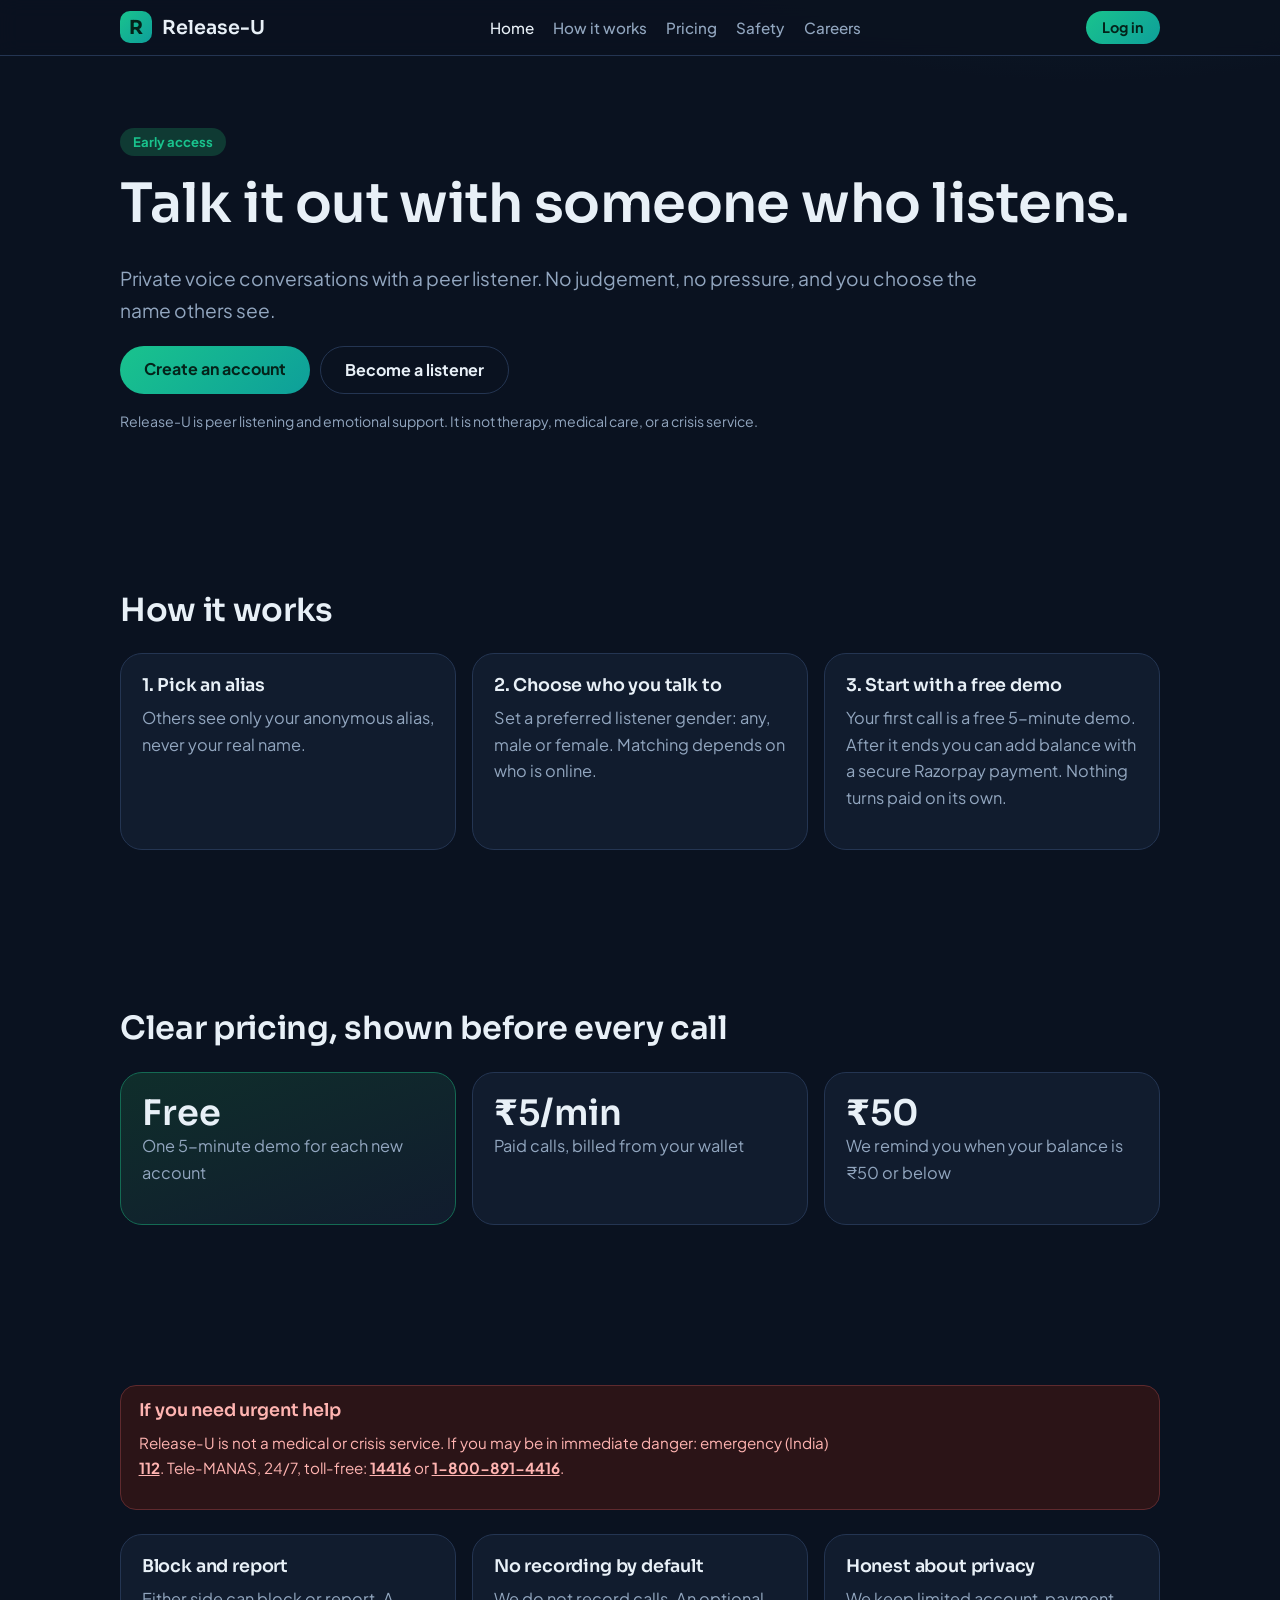
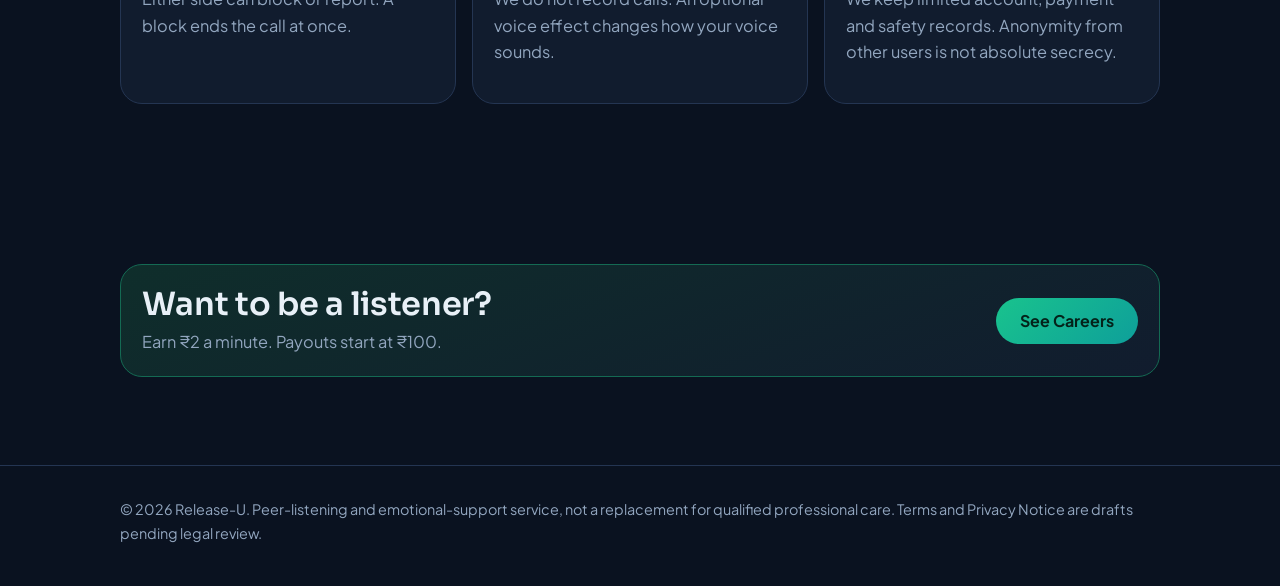
<file: index.html>
<!DOCTYPE html>
<html lang="en"><head><meta charset="utf-8"><meta name="viewport" content="width=device-width, initial-scale=1, viewport-fit=cover">
<title>Release-U | Anonymous peer listening</title>
<link href="https://fonts.googleapis.com/css2?family=Sora:wght@500;600&family=Plus+Jakarta+Sans:wght@400;500;600;700&display=swap" rel="stylesheet">
<link rel="stylesheet" href="styles.css"></head><body>
<header class="nav"><div class="bar"><a class="logo" href="index.html"><span class="mark">R</span>Release-U</a>
<nav aria-label="Main"><a href="index.html" aria-current="page">Home</a><a href="#how">How it works</a><a href="#pricing">Pricing</a><a href="#safety">Safety</a><a href="careers.html">Careers</a></nav>
<a class="btn sm" href="app.html?mode=login">Log in</a></div></header>
<main>
<section class="s hero"><div class="wrap"><span class="pill">Early access</span>
<h1 style="margin-top:1rem">Talk it out with someone who listens.</h1>
<p class="lead">Private voice conversations with a peer listener. No judgement, no pressure, and you choose the name others see.</p>
<div class="row"><a class="btn" href="app.html?mode=signup">Create an account</a><a class="btn ghost" href="careers.html">Become a listener</a></div>
<p class="fine" style="margin-top:1rem">Release-U is peer listening and emotional support. It is not therapy, medical care, or a crisis service.</p></div></section>
<section class="s" id="how"><div class="wrap"><h2>How it works</h2><div class="grid">
<div class="card"><h3>1. Pick an alias</h3><p class="muted">Others see only your anonymous alias, never your real name.</p></div>
<div class="card"><h3>2. Choose who you talk to</h3><p class="muted">Set a preferred listener gender: any, male or female. Matching depends on who is online.</p></div>
<div class="card"><h3>3. Start with a free demo</h3><p class="muted">Your first call is a free 5-minute demo. After it ends you can add balance with a secure Razorpay payment. Nothing turns paid on its own.</p></div></div></div></section>
<section class="s" id="pricing"><div class="wrap"><h2>Clear pricing, shown before every call</h2><div class="grid">
<div class="card glow"><div class="big">Free</div><p class="muted">One 5-minute demo for each new account</p></div>
<div class="card"><div class="big">₹5/min</div><p class="muted">Paid calls, billed from your wallet</p></div>
<div class="card"><div class="big">₹50</div><p class="muted">We remind you when your balance is ₹50 or below</p></div></div></div></section>
<section class="s" id="safety"><div class="wrap"><div class="banner danger"><h3>If you need urgent help</h3>
<p>Release-U is not a medical or crisis service. If you may be in immediate danger: emergency (India) <a href="tel:112">112</a>. Tele-MANAS, 24/7, toll-free: <a href="tel:14416">14416</a> or <a href="tel:18008914416">1-800-891-4416</a>.</p></div>
<div class="grid"><div class="card"><h3>Block and report</h3><p class="muted">Either side can block or report. A block ends the call at once.</p></div>
<div class="card"><h3>No recording by default</h3><p class="muted">We do not record calls. An optional voice effect changes how your voice sounds.</p></div>
<div class="card"><h3>Honest about privacy</h3><p class="muted">We keep limited account, payment and safety records. Anonymity from other users is not absolute secrecy.</p></div></div></div></section>
<section class="s"><div class="wrap"><div class="card glow split"><div><h2 style="margin:0">Want to be a listener?</h2><p class="muted" style="margin:.3rem 0 0">Earn ₹2 a minute. Payouts start at ₹100.</p></div><a class="btn" href="careers.html">See Careers</a></div></div></section>
</main>
<footer class="f"><div class="wrap">© 2026 Release-U. Peer-listening and emotional-support service, not a replacement for qualified professional care. Terms and Privacy Notice are drafts pending legal review.</div></footer>
</body></html>
</file>
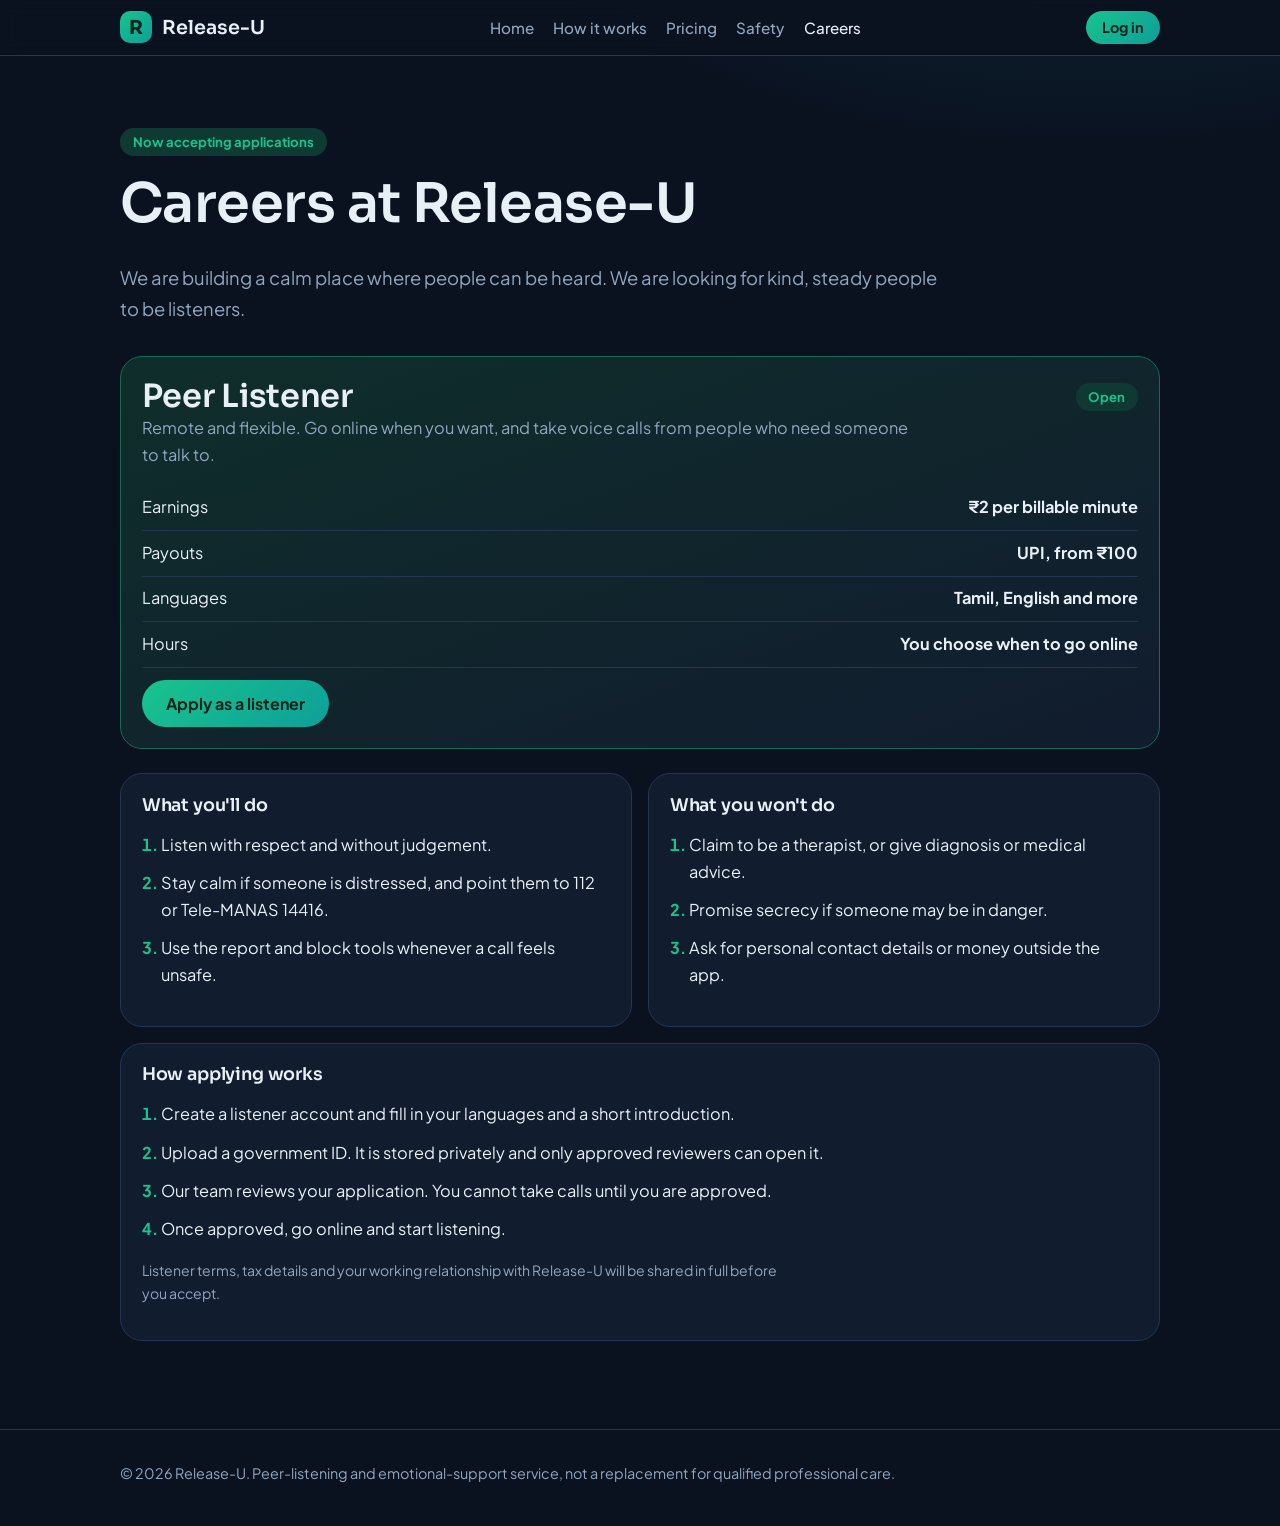
<file: careers.html>
<!DOCTYPE html>
<html lang="en"><head><meta charset="utf-8"><meta name="viewport" content="width=device-width, initial-scale=1, viewport-fit=cover">
<title>Careers | Release-U</title>
<link href="https://fonts.googleapis.com/css2?family=Sora:wght@500;600&family=Plus+Jakarta+Sans:wght@400;500;600;700&display=swap" rel="stylesheet">
<link rel="stylesheet" href="styles.css"></head><body>
<header class="nav"><div class="bar"><a class="logo" href="index.html"><span class="mark">R</span>Release-U</a>
<nav aria-label="Main"><a href="index.html">Home</a><a href="index.html#how">How it works</a><a href="index.html#pricing">Pricing</a><a href="index.html#safety">Safety</a><a href="careers.html" aria-current="page">Careers</a></nav>
<a class="btn sm" href="app.html?mode=login">Log in</a></div></header>
<main><section class="s"><div class="wrap">
<span class="pill">Now accepting applications</span>
<h1 style="margin-top:1rem">Careers at Release-U</h1>
<p class="muted" style="font-size:1.15rem">We are building a calm place where people can be heard. We are looking for kind, steady people to be listeners.</p>
<div class="card glow" style="margin-top:2rem"><div class="split"><h2 style="margin:0">Peer Listener</h2><span class="pill">Open</span></div>
<p class="muted">Remote and flexible. Go online when you want, and take voice calls from people who need someone to talk to.</p>
<div class="kv"><span>Earnings</span><b>₹2 per billable minute</b></div>
<div class="kv"><span>Payouts</span><b>UPI, from ₹100</b></div>
<div class="kv"><span>Languages</span><b>Tamil, English and more</b></div>
<div class="kv"><span>Hours</span><b>You choose when to go online</b></div>
<div class="row"><a class="btn" href="app.html?mode=listener">Apply as a listener</a></div></div>
<div class="grid"><div class="card"><h3>What you'll do</h3><ol class="steps"><li>Listen with respect and without judgement.</li><li>Stay calm if someone is distressed, and point them to 112 or Tele-MANAS 14416.</li><li>Use the report and block tools whenever a call feels unsafe.</li></ol></div>
<div class="card"><h3>What you won't do</h3><ol class="steps"><li>Claim to be a therapist, or give diagnosis or medical advice.</li><li>Promise secrecy if someone may be in danger.</li><li>Ask for personal contact details or money outside the app.</li></ol></div></div>
<div class="card"><h3>How applying works</h3><ol class="steps"><li>Create a listener account and fill in your languages and a short introduction.</li><li>Upload a government ID. It is stored privately and only approved reviewers can open it.</li><li>Our team reviews your application. You cannot take calls until you are approved.</li><li>Once approved, go online and start listening.</li></ol>
<p class="fine">Listener terms, tax details and your working relationship with Release-U will be shared in full before you accept.</p></div>
</div></section></main>
<footer class="f"><div class="wrap">© 2026 Release-U. Peer-listening and emotional-support service, not a replacement for qualified professional care.</div></footer>
</body></html>
</file>
<file: styles.css>
:root{--bg:#0a1220;--s1:#111c2e;--s2:#172540;--ink:#e8f0f7;--muted:#92a6bf;--accent:#19c38d;--accent2:#0e9f9a;--accent-ink:#04231a;--line:#243552;--warn:#f0b45a;--warnbg:#2a2110;--danger:#f2706b;--dangerbg:#2b1417;--violet:#a78bfa;
--display:'Sora',system-ui,sans-serif;--sans:'Plus Jakarta Sans',system-ui,-apple-system,'Segoe UI',Roboto,sans-serif;color-scheme:dark;box-sizing:border-box}
*,*::before,*::after{box-sizing:border-box}[hidden]{display:none!important}
html{scroll-behavior:smooth;scroll-padding-top:4.5rem}
body{margin:0;background:radial-gradient(1000px 500px at 85% -10%,#0f2b3a 0,transparent 60%),var(--bg);color:var(--ink);font:400 1.02rem/1.65 var(--sans);padding-bottom:env(safe-area-inset-bottom,0)}
h1,h2,h3{font-family:var(--display);font-weight:600;line-height:1.18;margin:0 0 .5em;letter-spacing:-.01em}
h1{font-size:clamp(2rem,6vw,3.4rem)}h2{font-size:clamp(1.5rem,4vw,2rem)}h3{font-size:1.1rem}
p{margin:0 0 1em;max-width:64ch}a{color:var(--accent)}
:focus-visible{outline:3px solid var(--accent);outline-offset:3px;border-radius:8px}
.wrap{width:min(1040px,100% - 2rem);margin-inline:auto}.page{width:min(640px,100% - 2rem);margin:1.2rem auto 3rem}
.nav{position:sticky;top:0;z-index:10;background:rgba(10,18,32,.9);backdrop-filter:blur(10px);border-bottom:1px solid var(--line);padding-top:env(safe-area-inset-top,0)}
.bar{width:min(1040px,100% - 2rem);margin-inline:auto;display:flex;align-items:center;justify-content:space-between;gap:1rem;padding:.7rem 0;flex-wrap:wrap}
.logo{display:flex;align-items:center;gap:.6rem;font:600 1.2rem var(--display);color:var(--ink);text-decoration:none}
.mark{display:grid;place-items:center;width:2rem;height:2rem;border-radius:10px;background:linear-gradient(135deg,var(--accent),var(--accent2));color:var(--accent-ink);font-weight:700}
.nav nav{display:flex;gap:1.2rem;flex-wrap:wrap}.nav nav a{color:var(--muted);text-decoration:none;font-weight:500;font-size:.95rem}
.nav nav a:hover,.nav nav a[aria-current]{color:var(--ink)}.navr{display:flex;gap:.6rem;align-items:center;flex-wrap:wrap}
section.s{padding:clamp(2.5rem,7vw,4.5rem) 0}
.btn{display:inline-block;background:linear-gradient(135deg,var(--accent),var(--accent2));color:var(--accent-ink);border:0;border-radius:999px;padding:.8rem 1.5rem;font:700 1rem var(--sans);text-decoration:none;cursor:pointer}
.btn:hover{filter:brightness(1.1)}.btn[disabled]{opacity:.5;cursor:not-allowed;filter:none}
.btn.ghost{background:transparent;color:var(--ink);border:1.5px solid var(--line)}.btn.sm{padding:.45rem 1rem;font-size:.9rem}
.btn.xl{width:100%;padding:1.1rem;font-size:1.15rem;border-radius:20px;margin:.4rem 0 .6rem}
.card{background:var(--s1);border:1px solid var(--line);border-radius:22px;padding:1.3rem;margin-bottom:1rem}
.card.glow{border-color:#146a53;background:linear-gradient(160deg,#0f2e2b,var(--s1))}
.grid{display:grid;grid-template-columns:repeat(auto-fit,minmax(230px,1fr));gap:1rem;margin-top:1.5rem}
.pill{display:inline-block;background:#0f3a33;color:var(--accent);border-radius:999px;padding:.2rem .8rem;font-size:.82rem;font-weight:700}
.pill.warn{background:var(--warnbg);color:var(--warn)}
.banner{border-radius:16px;padding:.9rem 1.1rem;margin-bottom:1rem;background:var(--warnbg);border:1px solid #5a4520;color:var(--warn);font-size:.95rem}
.banner.danger{background:var(--dangerbg);border-color:#5e2a2e;color:#ffb4b1}.banner a{color:inherit;font-weight:700}
.big{font:600 2.2rem var(--display);line-height:1.1}.muted{color:var(--muted)}.sm{font-size:.9rem}.fine{color:var(--muted);font-size:.88rem}.center{text-align:center}
.split{display:flex;justify-content:space-between;align-items:center;gap:1rem;flex-wrap:wrap}
.kv{display:flex;justify-content:space-between;gap:1rem;padding:.55rem 0;border-bottom:1px solid var(--line)}.kv:last-child{border:0}
.chips{display:flex;gap:.5rem;flex-wrap:wrap;margin-top:.6rem}
.chip{background:var(--s2);color:var(--ink);border:1.5px solid var(--line);border-radius:999px;padding:.55rem 1.1rem;font:600 .95rem var(--sans);cursor:pointer}
.chip[aria-pressed=true]{background:linear-gradient(135deg,var(--accent),var(--accent2));color:var(--accent-ink);border-color:transparent}
.row{display:flex;gap:.6rem;flex-wrap:wrap;margin-top:.8rem}
.tabs{display:flex;gap:.5rem;margin:1rem 0}.tab{flex:1;padding:.7rem;border-radius:14px;border:1.5px solid var(--line);background:transparent;color:var(--ink);font:600 1rem var(--sans);cursor:pointer}
.tab.on{background:var(--s2);border-color:var(--accent)}
form{display:grid;gap:.9rem}label{font-weight:600;font-size:.95rem}
input[type=email],input[type=password],input[type=text],input[type=number],textarea,select{width:100%;padding:.75rem 1rem;border-radius:14px;border:1.5px solid var(--line);background:var(--s2);color:var(--ink);font:inherit}
fieldset{border:0;padding:0;margin:0;display:grid;gap:.4rem}legend{font-weight:600;padding:0;margin-bottom:.3rem}
.chk,fieldset label{display:flex;gap:.6rem;align-items:flex-start;font-weight:400}
.msg{min-height:1.3rem;margin:0;color:var(--muted)}.msg.err{color:var(--danger);font-weight:600}.msg.ok{color:var(--accent);font-weight:600}
.hero p.lead{font-size:1.2rem;color:var(--muted)}
footer.f{border-top:1px solid var(--line);padding:2rem 0 2.5rem;color:var(--muted);font-size:.9rem}
ol.steps{padding-left:1.2rem;display:grid;gap:.7rem}ol.steps li::marker{color:var(--accent);font-weight:700}
@media (prefers-reduced-motion:reduce){html{scroll-behavior:auto}}
.page.wide{width:min(980px,100% - 2rem)}
.stats{display:grid;grid-template-columns:repeat(auto-fit,minmax(150px,1fr));gap:.8rem}
.stat{background:var(--s1);border:1px solid var(--line);border-radius:18px;padding:1rem}
.stat .num{font:600 1.6rem var(--display);margin-top:.2rem}.stat .num.dim{color:var(--muted);font-size:1rem;font-weight:500;margin-top:.5rem}
.bars{display:flex;gap:.6rem;align-items:flex-end;padding-top:1rem}
.col{flex:1;display:flex;flex-direction:column;align-items:center;justify-content:flex-end;gap:.3rem}
.col i{display:block;width:100%;min-height:4px;background:linear-gradient(180deg,var(--accent),var(--accent2));border-radius:8px 8px 3px 3px}
.col .v{font-size:.8rem;font-weight:700}.col .d{font-size:.78rem;color:var(--muted)}
</file>
